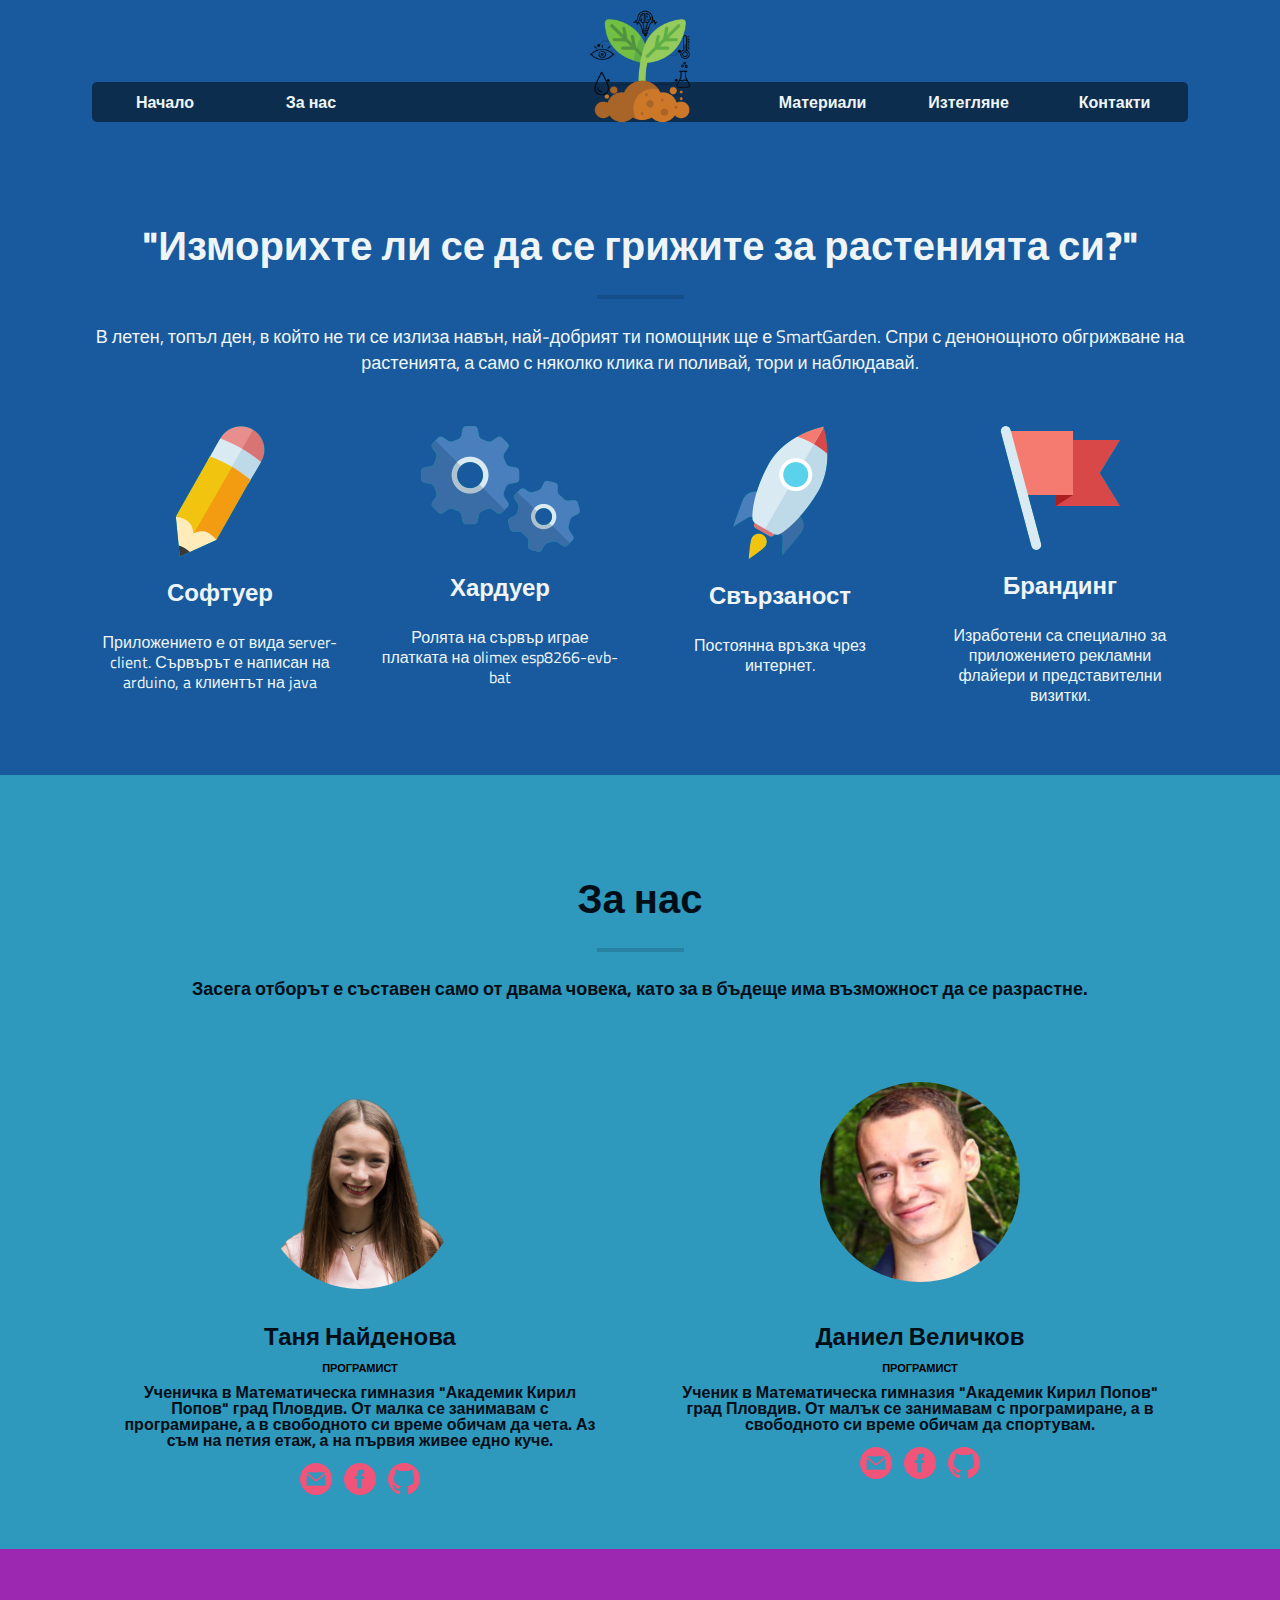
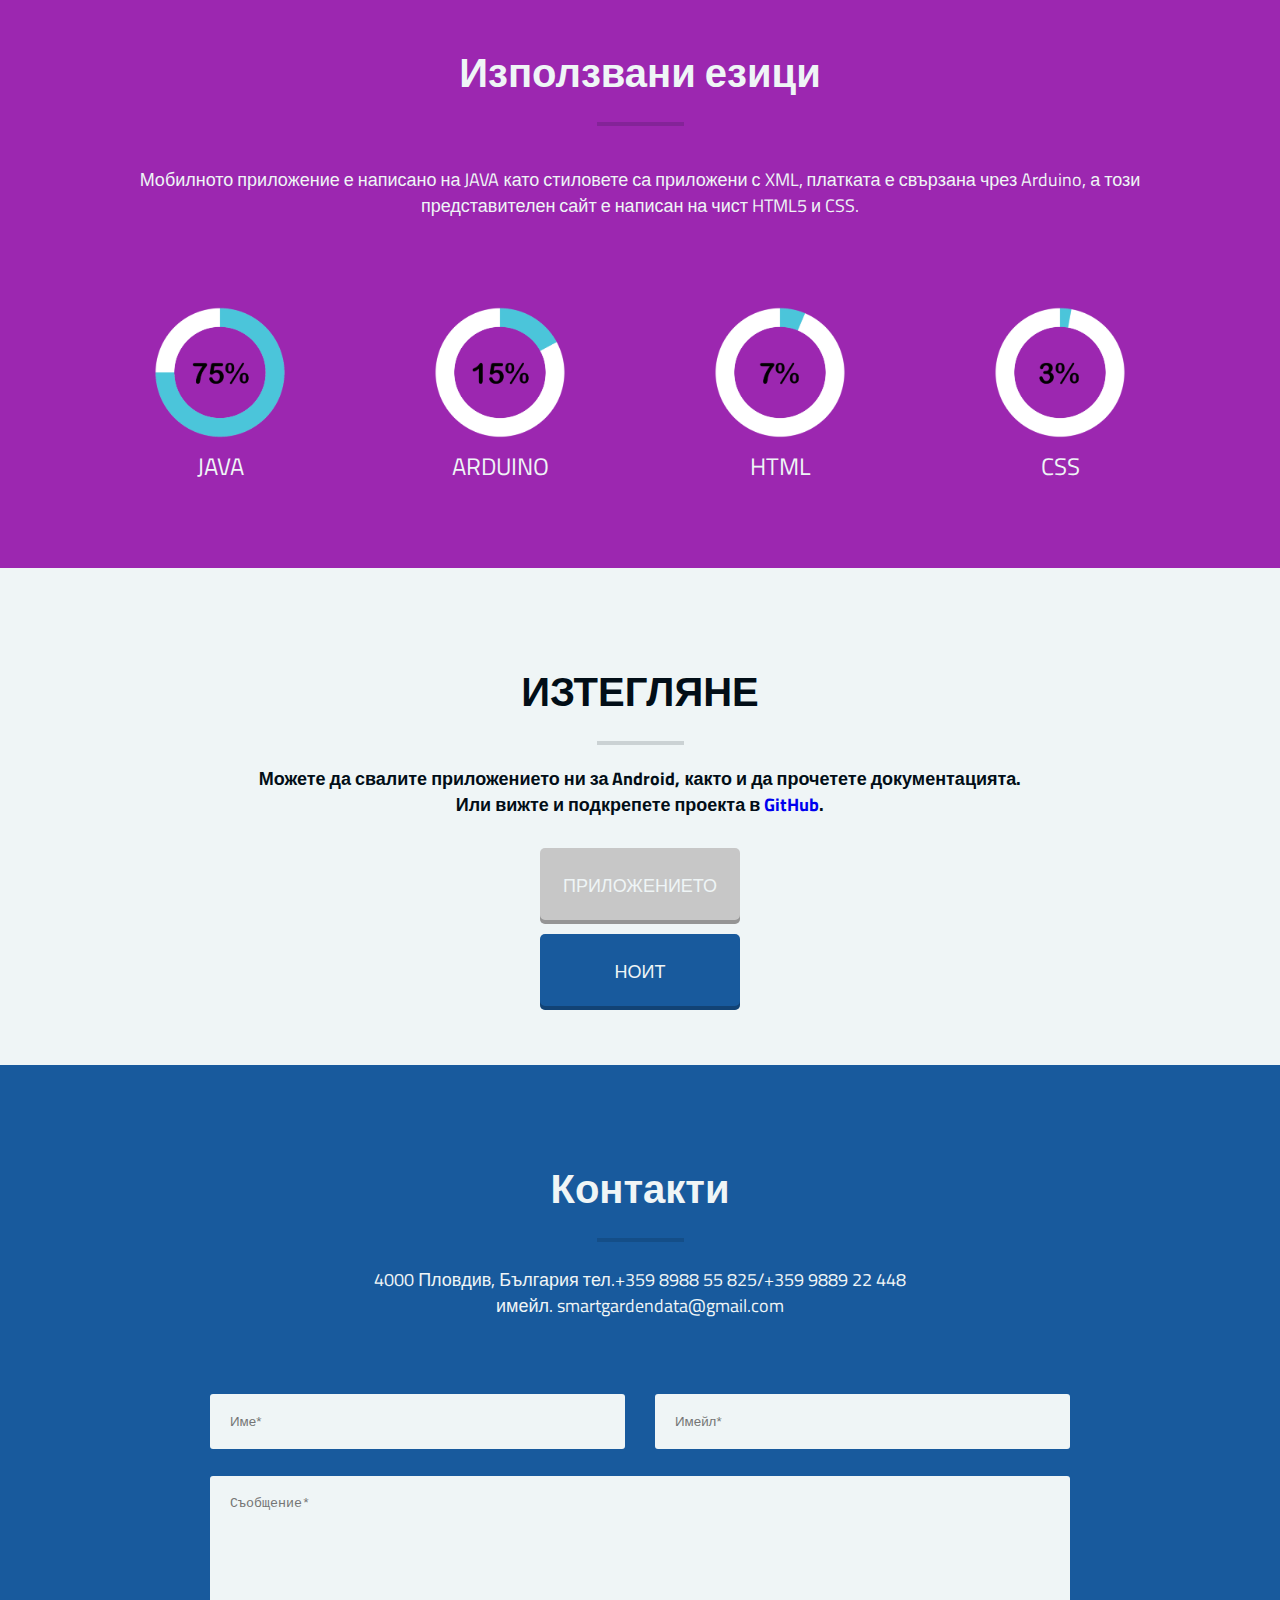
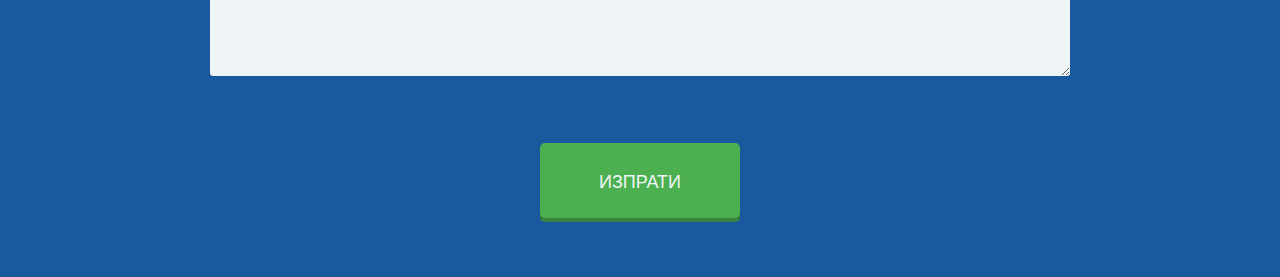
<file: website/index.html>
<!DOCTYPE html>
<html lang="BG">
<head>
    <meta charset="UTF-8">
    <meta name="viewport" content="width=device-width, initial-scale=1">
    <meta name="theme-color" content="#4CC5DA">
    <meta name="robots" content="noindex" />
    <meta http-equiv="x-ua-compatible" content="ie=edge">
    <meta name="description" content="This website is for a app with which you can check whether you have locked your door or left it unlocked after you've left.">
    <link href='https://fonts.googleapis.com/css?family=Titillium+Web' rel='stylesheet' type='text/css'>
    <link rel="stylesheet" href="css/style.css">
    <link rel="shortcut icon" href="images/logo.png">
    <title>Smart Garden</title>
</head>
<body dir="ltr">
<header class="header services">
    <div class="wrapper col-4 clearfix">
        <div class="clearfix holding-nav-logo">
            <nav id="header">
                <ul>
                    <div class="half leftRadius">
                        <li><a href="#home" class="main-nav-link active" title="Home">Начало</a></li>
                        <li><a href="#about" class="main-nav-link active" title="About">За нас</a></li>
                    </div>
                    <div class="twenty">
                        <li><h1><a class="logo" href="index.html"></a></h1></li>
                    </div>
                    <div class="half rightRadius">
                        <li><a href="#work" class="main-nav-link active" title="WORK">Материали</a></li>
                        <li><a href="#download" class="main-nav-link active" title="Download">Изтегляне</a></li>
                        <li><a href="#contact" class="main-nav-link active" title="Contact">Контакти</a></li>
                    </div>
                </ul>
            </nav>
        </div>

    </div>
</header>
<!--***********************************-->
<section class="services" id="home">
    <div class="wrapper col-4">
        <h2 class="section-heading first-heading line">"Изморихте ли се да се грижите за растенията си?"</h2>
        <h3 class="sub-heading second-heading margin-bottom">
            В летен, топъл ден, в който не ти се излиза навън, най-добрият ти помощник ще е SmartGarden. Спри с денонощното обгрижване на растенията, а само с няколко клика ги поливай, тори и наблюдавай.</h3>
        <div class="row clearfix">
            <div class="col-1 float-left">
                <div class="service-image">
                    <img alt="софтуер икона" src="images/icon_2.png">
                </div>
                <div class="service-info">
                    <h3 class="service-heading">Софтуер</h3>
                    <p class="service-text">Приложението е от вида server-client. Сървърът е написан на arduino, a клиентът на java</p>
                </div>
            </div>
            <div class="col-1 float-left">
                <div class="service-image">
                    <img alt="хардуер икона" src="images/icon_3.png">
                </div>
                <div class="service-info">
                    <h3 class="service-heading">Хардуер</h3>
                    <p class="service-text">Ролята на сървър играе платката на olimex esp8266-evb-bat</p>
                </div>
            </div>
            <div class="col-1 float-left">
                <div class="service-image">
                    <img alt="свързаност икона" src="images/icon_4.png">
                </div>
                <div class="service-info">
                    <h3 class="service-heading">Свързаност</h3>
                    <p class="service-text">Постоянна връзка чрез интернет.</p>
                </div>
            </div>
            <div class="col-1 float-left">
                <div class="service-image">
                    <img alt="брандинг икона" src="images/icon_1.png">
                </div>
                <div class="service-info">
                    <h3 class="service-heading">Брандинг</h3>
                    <p class="service-text">Изработени са специално за приложението рекламни флайери и представителни визитки.</p>
                </div>
            </div>
        </div>
    </div>
</section>
<!--**************************-->
<section class="team-section" id="about">
    <div class="wrapper col-4 clearfix">
        <h2 class="team-headding first-heading line">За нас</h2>
        <div class="divider">
        </div>
        <h3 class="subheadding second-heading first-heading">Засега отборът е съставен само от двама човека, като за в бъдеще има възможност да се разрастне.</h3>
        <div class="team-members col-2 float-left">
            <div class="base"><img alt="Таня Найденова" src="images/avatar.png" class="photo-star"></div>
            <h3 class="name-star">Таня Найденова</h3>
            <p class="programmer">Програмист</p>
            <p class="member-info">Ученичка в Математическа гимназия "Академик Кирил Попов" град Пловдив. От малка се занимавам с програмиране, а в свободното си време обичам да чета. Аз съм на петия етаж, а на първия живее едно куче.</p>
            <div class="holds-buttons">
                <a href="mailto:tanya.naidenova@abv.bg" target="_top" class="face-mail"></a>
                <a href="https://web.facebook.com/tanq.naidenova.7" class="face-facebook"></a>
                <a href="https://github.com/malkyatmuk1" class="face-git"></a>
            </div>
        </div>
        <div class="team-members col-2 float-left">
            <div class="base"><img alt="Таня Найденова" src="images/avatar_dani.png" class="photo-star"></div>
            <h3 class="name-star">Даниел Величков</h3>
            <p class="programmer">Програмист</p>
            <p class="member-info">Ученик в Математическа гимназия "Академик Кирил Попов" град Пловдив. От малък се занимавам с програмиране, а в свободното си време обичам да спортувам.</p>
            <div class="holds-buttons">
                <a href="mailto:dani.levski00@gmail.com" target="_top" class="face-mail"></a>
                <a href="https://web.facebook.com/daniel.velichkov.92" class="face-facebook"></a>
                <a href="https://github.com/danisini" class="face-git"></a>
            </div>
        </div>
    </div>
</section>
<!--**************************-->
<section class="skills" id="work">
    <div class="wrapper col-4 ">
        <h2 class="section-title first-heading line">Използвани езици</h2>
        <h3 class="sub-title second-heading">Мобилното приложение е написано на JAVA като стиловете са приложени с XML, платката е свързана чрез Arduino, а този представителен сайт е написан на чист HTML5 и CSS.</h3>
        <div class="skills-wrapper clearfix">
            <div class="col-1 float-left">
                <img alt="percentages" class="width50" src="images/graph-1.png">
                <p class="description">JAVA</p>
            </div>
            <div class="col-1 float-left">
                <img alt="percentages" class="width50"  src="images/graph-2.png">
                 <p class="description">Arduino</p>
            </div>
            <div class="col-1 float-left">
                <img alt="percentages" class="width50" src="images/graph-3.png">
                <p class="description">HTML</p>
            </div>
            <div class="col-1 float-left">
                <img alt="percentages" class="width50" src="images/graph-4.png">
                <p class="description">CSS</p>
            </div>
        </div>
    </div>
</section>
<!--**************************-->
<section class="portfolio" id="download">
    <div class="wrapper col-4 clearfix">
        <h2 class="our-porfolio first-heading line">Изтегляне</h2>
        <h3 class="secondary-heading second-heading download-heading">Можете да свалите приложението ни за Android, както и да прочетете документацията.</br>Или вижте и подкрепете проекта в <a href="https://github.com/malkyatmuk1/SmartGarden">GitHub</a>.</h3>
        <div class="clearfix">
            <div class="col-4 float-left">
                <a href="/assets/app.apk" class="main-button blue-button" id="load-content">Приложението</a>
            </div>
            <!--<div class="col-1 float-left">
                <a href="/assets/docs.odt" class="main-button blue-button disabled" id="load-content">Документацията</a>
            </div>-->
            <div class="col-4 float-left">
                <a href="/assets/noit.pdf" class="main-button pink-button" id="load-content">НОИТ</a>
            </div>
            <!--<div class="col-1 float-left">
                <a href="/assets/john.odt" class="main-button pink-button" id="load-content">Дж. Атанасов</a>
            </div>-->
        </div>
    </div>
</section>
<!--************************-->
<section class="dark-blue-section" id="contact">
    <div class="wrapper col-4 clearfix">
        <h2 class="services-provide first-heading line">Контакти</h2>
        <h3 class="we-are-heading second-heading">4000 Пловдив, България тел.+359 8988 55 825/+359 9889 22 448<br>имейл. smartgardendata@gmail.com</h3>
        <div class="holds-input">
            <div class="col-2 float-left">
                <input label="Име" id="name"  class="name" type="text" placeholder="Име*">
            </div>
            <div class="col-2 float-left">
                <input label="Имейл" id="email" class="email" type="email" placeholder="Имейл*">
            </div>
            <div class="col-4 float-left">
                <textarea label="Съобщение" name="message" id="message" class="message" placeholder="Съобщение*"></textarea>
            </div>
            <input style="background: #4CAF50;" label="Изпрати" type="submit" value="Изпрати" class="main-button pink-button cursor-pointer">
        </div>
    </div>
</section>

<a href="#0" class="cdTop">Горe</a>

<script src="js/main.js"></script>
</body>
</html>
</file>
<file: website/css/style.css>
/********************************
    Font iclusion
********************************/

@charset "UTF-8";
@font-face {
    font-family: 'Myriad Pro Regular';
    font-style: normal;
    font-weight: normal;
    src: local('Myriad Pro Regular'), url('../fonts/MYRIADPRO-REGULAR.woff') format('woff');
}


/********************************
    Reset CSS
********************************/

html,
body,
div,
h1,
h2,
h3,
p,
a,
img,
ul,
li,
header,
nav,
section,
video {
    margin: 0;
    padding: 0;
    border: 0;
    font-size: 100%;
    font: inherit;
    vertical-align: baseline;
}

header,
nav,
section {
    display: block;
}

body {
    line-height: 1;
}

ul {
    list-style: none;
}

a {
    text-decoration: none;
    outline: 0;
}


/********************************
    Border Box
********************************/

* {
    box-sizing: border-box;
    outline: none;
}

body {
    font-family: 'Titillium Web', sans-serif;
    text-align: center;
}


/********************************
    Clearfix
********************************/
video::cue{
    background-color: black;
    color: white;
    font-size: 16px;
}
.clearfix {
    *zoom: 1;
}

.clearfix:before,
.clearfix:after {
    content: "";
    display: table;
    line-height: 0;
}

.clearfix:after {
    clear: both;
}


/*LINE*/

.line:after {
    content: '';
    display: block;
    width: 87px;
    height: 4px;
    margin: 25px auto 0 auto;
    background-color: var(--main-bg-color-black);
    opacity: 0.149;
}


/********************************
    4 Column Grid
********************************/

.col-1 {
    width: 280px;
}

.col-2 {
    width: 560px;
}

.col-4 {
    width: 1120px;
}


/*service classes*/


/*var(--main-bg-color)*/

:root {
    --main-bg-color-blue: #c7c7c7;
    --main-bg-color-dark-blue: #185a9d;
    --main-bg-color-pink: #185A9D;
    --main-bg-color-grey: #EFF5F6;
    --main-bg-color-white: #EFF5F6;
    --main-bg-color-black: #020E17;
}

section {
    padding: 100px 0 50px 0;
}

.disabled {
    background: gray !important;
    cursor: none !important;
}
.disabled:hover {
    -webkit-box-shadow: none !important;
    -moz-box-shadow: none !important;
    box-shadow: none !important;
}


.width50 {
    width: 50%;
}

.margin-bottom {
    margin-bottom: 50px;
}

.wrapper {
    margin: 0 auto;
}

.float-left {
    position: relative;
    display: block;
    float: left;
}

.first-heading {
    font-size: 40px;
    color: var(--main-bg-color-white);
    font-weight: bold;
    line-height: 1.2;
}

.second-heading {
    font-size: 18px;
    color: var(--main-bg-color-white);
    line-height: 1.444;
}


/*header*/

#header {
    height: 40px;
    width: 100%;
    margin: 70px auto 0 auto;
}

#header ul {
    margin: 0 auto;
    width: 100%;
    padding: 12px;
    list-style: none;
}

.half {
    width: 40%;
    padding-top: 10px;
    float: left;
    height: 40px;
    background-color: rgba(0, 0, 0, 0.5);
}

.leftRadius {
    border-radius: 5px 0px 0px 5px;
}

.rightRadius {
    border-radius: 0px 5px 5px 0px;
}

.half li {
    float: left;
    width: 33.3%;
}

.twenty {
    background-color: rgba(0, 0, 0, 0.5);
    width: 20%;
    float: left;
    height: 40px;
}

.twenty li {
    float: left;
    width: 100%;
}

#header li {
    float: left;
}

#header a {
    padding: 2px 0;
    font-weight: bold;
    text-align: center;
    display: block;
    color: var(--main-bg-color-grey);
}

#header a:hover {
    color: var(--main-bg-color-pink);
}

#header ul li a.logo {
    background: url(../images/doorLockLogo.png);
    background-repeat: no-repeat;
    background-size: 100%;
    /* width: 115%; */
    height: 130px;
    max-width: 100px;
    margin: 0 auto;
    position: relative;
    top: -80px;
    left: 0px;
    right: 0;
    z-index: 9999;
}

.main-button {
    font-size: 18px;
    display: inline-block;
    padding: 29px 0;
    width: 80%;
    max-width: 200px;
    margin: 5px auto;
    color: var(--main-bg-color-white);
    border-radius: 5px;
    text-transform: uppercase;
    cursor: pointer;
    border: 0;
}

.main-button:hover {
    -webkit-box-shadow: inset 0px -4px 0px 0px rgba(135, 193, 184, 0.80);
    -moz-box-shadow: inset 0px -4px 0px 0px rgba(135, 193, 184, 0.80);
    box-shadow: inset 0px -4px 0px 0px rgba(135, 193, 184, 0.80);
}

.blue-button {
    background: var(--main-bg-color-blue);
    -webkit-box-shadow: inset 0px -4px 0px 0px rgba(0, 0, 0, 0.25);
    -moz-box-shadow: inset 0px -4px 0px 0px rgba(0, 0, 0, 0.25);
    box-shadow: inset 0px -4px 0px 0px rgba(0, 0, 0, 0.25);
}

.pink-button {
    background: var(--main-bg-color-pink);
    -webkit-box-shadow: inset 0px -4px 0px 0px rgba(0, 0, 0, 0.25);
    -moz-box-shadow: inset 0px -4px 0px 0px rgba(0, 0, 0, 0.25);
    box-shadow: inset 0px -4px 0px 0px rgba(0, 0, 0, 0.25);
}

.download-heading {
    margin-bottom: 25px;
    font-weight: bold;
}


/*--------------------------------*/

.services {
    background: var(--main-bg-color-dark-blue);
}

.section-heading {
    display: block;
    margin: 0 0 22px 0;
}

.services .wrapper {
    text-align: center;
    margin: 0 auto;
}

.sub-heading {
    display: block;
    margin-top: 25px;
}

.service-info {
    padding: 20px;
}

.service-heading {
    font-size: 24px;
    font-weight: 700;
    line-height: 26px;
    color: var(--main-bg-color-white);
    margin-bottom: 27px;
}

.service-text {
    font-size: 16px;
    line-height: 20px;
    color: var(--main-bg-color-white);
}


/*------------------------------------*/

.team-section {
    background: #2F98BD;
}

.team-headding {
    margin-bottom: 24px;
    color: var(--main-bg-color-black);
}

.subheadding {
    margin-bottom: 80px;
    color: var(--main-bg-color-black);
}

.team-members {
    padding: 0 40px;
}

.name-star {
    font-size: 24px;
    color: var(--main-bg-color-black);
    overflow: hidden;
    white-space: nowrap;
    text-overflow: ellipsis;
    font-weight: bold;
}

.blue-text {
    padding: 15px 0;
    color: var(--main-bg-color-pink);
    font-weight: bold;
}

.member-info {
    color: var(--main-bg-color-black);
    font-weight: bold;
    font-size: 16px;
    margin-bottom: 35px;
}

.face-facebook {
    background: url(../images/fb.png);
    background-size: 32px;
    background-repeat: no-repeat;
    padding: 16px;
    margin: 6px;
}

.face-git {
    background: url(../images/git.png);
    background-size: 32px;
    background-repeat: no-repeat;
    padding: 16px;
    margin: 6px;
}

.face-mail {
    background: url(../images/email.png);
    background-size: 32px;
    background-repeat: no-repeat;
    padding: 16px;
    margin: 6px;
}

.base {
    display: inline-block;
    border-radius: 50%;
    width: 200px;
    height: 200px;
    margin-bottom: 42px;
}

.photo-star {
    width: 100%;
    border-radius: 50%;
}


/*------------------------*/

.skills {
    background: #9C27B0;
}

.section-title {
    color: var(--main-bg-color-grey);
    padding-bottom: 14px;
}

.sub-title {
    color: var(--main-bg-color-grey);
    padding-top: 27px;
}

.skills-wrapper {
    padding-top: 84px;
}

.description {
    text-transform: uppercase;
    color: var(--main-bg-color-grey);
    margin-bottom: 40px;
    margin-top: 10px;
    font-size: 24px;
}


/* -------------------------------- */

.portfolio {
    background-color: var(--main-bg-color-grey);
}

.our-porfolio {
    text-transform: uppercase;
    margin-bottom: 21px;
    color: var(--main-bg-color-black);
}

.secondary-heading {
    color: var(--main-bg-color-black);
}

.or {
    color: var(--main-bg-color-black);
}


/*-----------------------------*/

.dark-blue-section {
    background-color: var(--main-bg-color-dark-blue);
}

.services-provide {
    padding-bottom: 25px;
}

.we-are-heading {
    margin-bottom: 75px;
}

.email {
    float: left;
    background-color: var(--main-bg-color-grey);
    padding: 20px;
    border-radius: 3px;
    border: 0;
    margin-left: 15px;
    width: 415px;
    margin-bottom: 27px;
}

.name {
    float: right;
    background-color: var(--main-bg-color-grey);
    padding: 20px;
    border-radius: 3px;
    border: 0;
    margin-right: 15px;
    width: 415px;
    margin-bottom: 27px;
}

.message {
    width: 860px;
    height: 200px;
    padding: 20px;
    margin-bottom: 60px;
    background-color: var(--main-bg-color-grey);
    border-radius: 3px;
    border: 0;
}


/* Video Player */

.player {
    max-width: 920px;
    border: 5px solid rgba(0, 0, 0, 0.2);
    box-shadow: 0 0 20px rgba(0, 0, 0, 0.2);
    position: relative;
    font-size: 0;
    overflow: hidden;
    margin: 0 auto;
}


/* This css is only applied when fullscreen is active. */

.player:fullscreen {
    max-width: none;
    width: 100%;
}

.player:-webkit-full-screen {
    max-width: none;
    width: 100%;
}

.playerVideo {
    width: 100%;
}

.playerControls {
    display: none;
    position: absolute;
    bottom: 0;
    width: 100%;
    transform: translateY(100%) translateY(-5px);
    transition: all .3s;
    flex-wrap: wrap;
    background: rgba(0, 0, 0, 0.1);
}

.player:hover .playerControls {
    transform: translateY(0);
}

.player:hover .progress {
    height: 15px;
}

.playerControls>* {
    flex: 1;
}

.progress {
    flex: 10;
    position: relative;
    display: flex;
    flex-basis: 100%;
    height: 5px;
    transition: height 0.3s;
    background: rgba(0, 0, 0, 0.5);
    cursor: ew-resize;
}

.progressFilled {
    width: 50%;
    background: var(--main-bg-color-pink);
    flex: 0;
    flex-basis: 50%;
}


/* Button for get to the top */

.cdTop {
    display: inline-block;
    height: 40px;
    width: 40px;
    position: fixed;
    bottom: 40px;
    right: 10px;
    box-shadow: 0 0 10px rgba(0, 0, 0, 0.05);
    /* image replacement properties */
    overflow: hidden;
    text-indent: 100%;
    white-space: nowrap;
    background: #8BC34A url(../images/cd-top-arrow.svg) no-repeat center 50%;
    visibility: hidden;
    opacity: 0;
    -webkit-transition: opacity .3s 0s, visibility 0s .3s;
    -moz-transition: opacity .3s 0s, visibility 0s .3s;
    transition: opacity .3s 0s, visibility 0s .3s;
}

.cd-container {
    width: 90%;
    max-width: 768px;
    margin: 2em auto;
}

.cd-container::after {
    /* clearfix */
    content: '';
    display: table;
    clear: both;
}

.cdTop.cd-is-visible,
.cdTop.cd-fade-out,
.no-touch .cdTop:hover {
    -webkit-transition: opacity .3s 0s, visibility 0s 0s;
    -moz-transition: opacity .3s 0s, visibility 0s 0s;
    transition: opacity .3s 0s, visibility 0s 0s;
}

.cdTop.cd-is-visible {
    /* the button becomes visible */
    visibility: visible;
    opacity: 1;
}

.cdTop.cd-fade-out {
    /* if the user keeps scrolling down, the button is out of focus and becomes less visible */
    opacity: .8;
}

.no-touch .cdTop:hover {
    background-color: #e86256;
    opacity: 1;
}

.programmer {
    padding: 10px 0;
    font-weight: bold;
    font-variant-caps: all-petite-caps;
}

@media only screen and (min-width: 768px) {
    .cdTop {
        right: 20px;
        bottom: 20px;
    }
}

@media only screen and (min-width: 1024px) {
    .cdTop {
        height: 60px;
        width: 60px;
        right: 30px;
        bottom: 30px;
    }
}


/*MEDIA QUERIES FOR RESPONSIVE DESIGN*/

@media screen and (max-width: 1200px) {
    .col-1 {
        width: 25%;
    }
    .col-2 {
        width: 50%;
    }
    .col-4 {
        width: 100%;
    }
}

@media screen and (max-width: 800px) {
    .col-1 {
        width: 100%;
    }
    .col-2 {
        width: 100%;
    }
    .col-4 {
        width: 100%;
    }
    .message {
        width: 100%;
        margin: 10px 0;
    }
    .name {
        width: 100%;
        margin: 10px 0;
    }
    .email {
        width: 100%;
        margin: 10px 0;
    }
    .half {
        width: 100%;
        border-radius: 5px;
    }
    .twenty {
        display: none;
    }
}

@media screen and (max-width: 600px) {
    .col-1 {
        width: 100%;
    }
    .col-2 {
        width: 100%;
    }
    .col-4 {
        width: 100%;
    }
}
</file>
